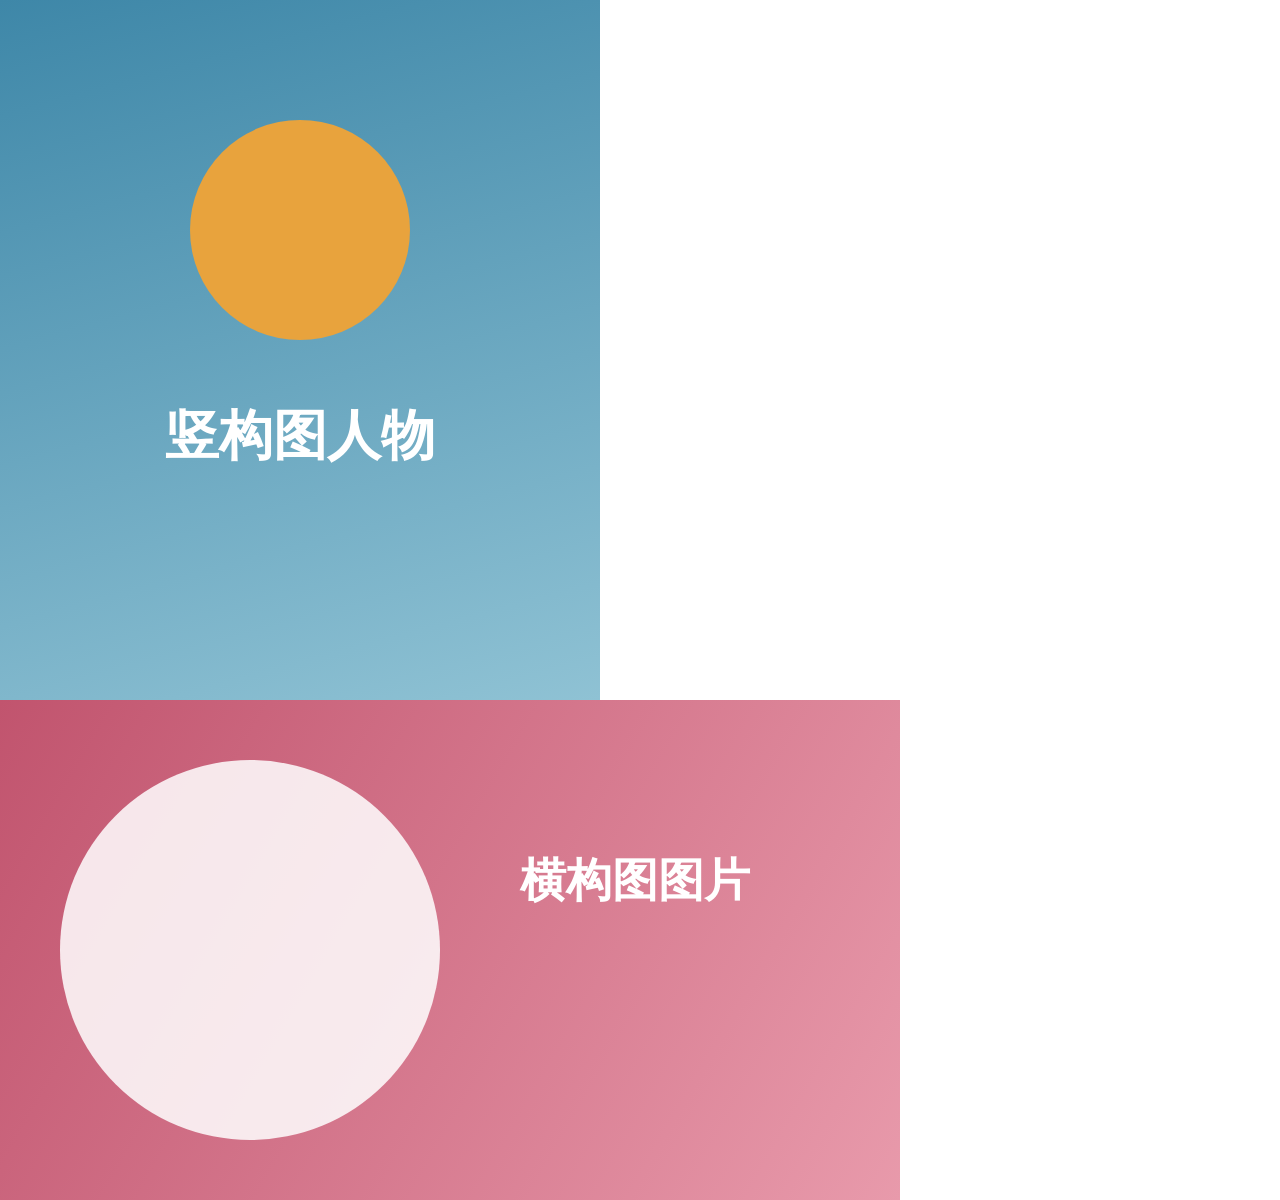
<file: _mk.html>
<!DOCTYPE html><html><head><meta charset="UTF-8"><style>html,body{margin:0}
.b{width:600px;height:700px;background:linear-gradient(165deg,#3E87A8,#8FC2D4)}
.c{position:absolute;left:190px;top:120px;width:220px;height:220px;border-radius:50%;background:#E8A33D}
.t{position:absolute;top:400px;width:600px;text-align:center;font:600 54px sans-serif;color:#fff}
.w{width:900px;height:500px;background:linear-gradient(120deg,#C1546E,#E89AAB);position:relative}
.w .u{position:absolute;left:60px;top:60px;width:380px;height:380px;border-radius:50%;background:#fff;opacity:.85}
.w .v{position:absolute;left:520px;top:150px;font:600 46px sans-serif;color:#fff}
</style></head><body>
<div class="b"><div class="c"></div><div class="t">竖构图人物</div></div>
<div class="w"><div class="u"></div><div class="v">横构图图片</div></div>
</body></html>
</file>
